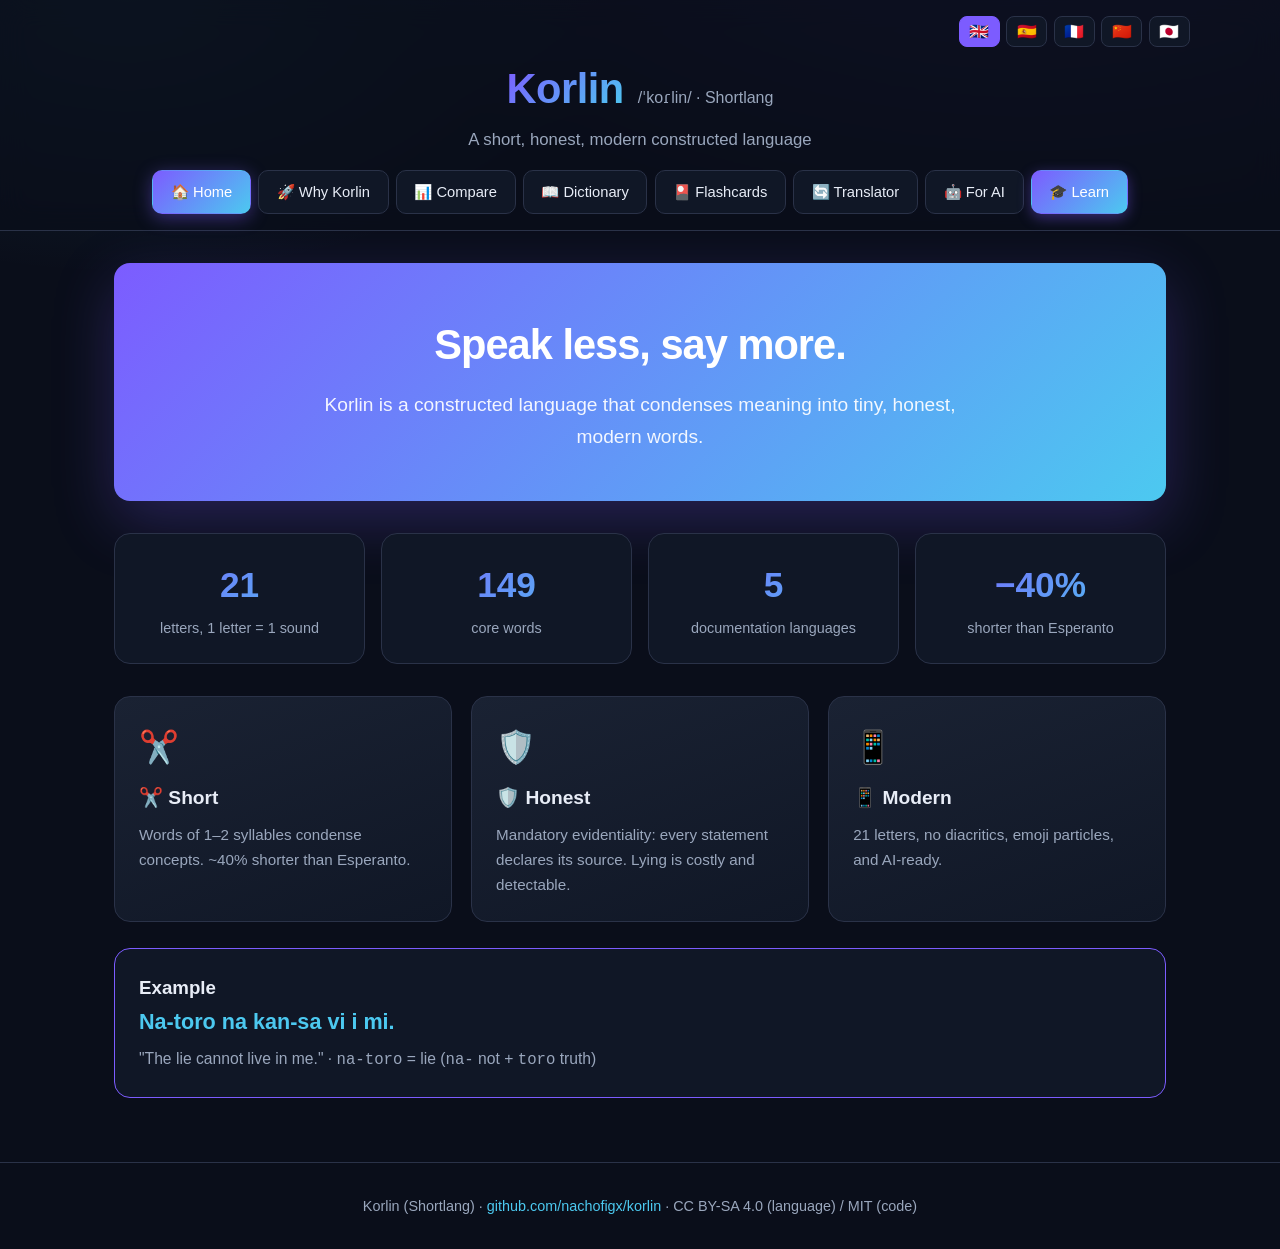
<file: index.html>
<!DOCTYPE html>
<html lang="en">
<head>
  <meta charset="UTF-8">
  <meta name="viewport" content="width=device-width, initial-scale=1.0">
  <title>Korlin (Shortlang) — Constructed Language</title>
  <link rel="stylesheet" href="style.css">
</head>
<body>
  <header>
    <div class="lang-selector">
      <button class="lang active" data-lang="en" title="English">🇬🇧</button>
      <button class="lang" data-lang="es" title="Español">🇪🇸</button>
      <button class="lang" data-lang="fr" title="Français">🇫🇷</button>
      <button class="lang" data-lang="zh" title="中文">🇨🇳</button>
      <button class="lang" data-lang="ja" title="日本語">🇯🇵</button>
    </div>
    <div class="brand">
      <h1>Korlin</h1>
      <span class="sub">/ˈkoɾlin/ · Shortlang</span>
    </div>
    <p class="tagline" data-i18n="tagline">A short, honest, modern constructed language</p>
    <nav>
      <button class="tab active" data-tab="inicio" data-i18n="tab_inicio">🏠 Home</button>
      <button class="tab" data-tab="why" data-i18n="tab_why">🚀 Why Korlin</button>
      <button class="tab" data-tab="compare" data-i18n="tab_compare">📊 Compare</button>
      <button class="tab" data-tab="diccionario" data-i18n="tab_diccionario">📖 Dictionary</button>
      <button class="tab" data-tab="flashcards" data-i18n="tab_flashcards">🎴 Flashcards</button>
      <button class="tab" data-tab="traductor" data-i18n="tab_traductor">🔄 Translator</button>
      <button class="tab" data-tab="ia" data-i18n="tab_ia">🤖 For AI</button>
      <a class="tab learn-btn" href="learn.html" data-i18n="tab_aprender">🎓 Learn</a>
    </nav>
  </header>

  <main>
    <!-- ============ HOME ============ -->
    <section id="inicio" class="panel active">
      <div class="hero">
        <h2 data-i18n="hero_titulo">Speak less, say more.</h2>
        <p data-i18n="hero_sub">Korlin is a constructed language that condenses meaning into tiny, honest, modern words.</p>
      </div>

      <div class="stats">
        <div class="stat"><div class="num">21</div><div class="lbl" data-i18n="stat_letras">letters, 1 letter = 1 sound</div></div>
        <div class="stat"><div class="num">149</div><div class="lbl" data-i18n="stat_palabras">core words</div></div>
        <div class="stat"><div class="num">5</div><div class="lbl" data-i18n="stat_idiomas">documentation languages</div></div>
        <div class="stat"><div class="num">−40%</div><div class="lbl" data-i18n="stat_corto">shorter than Esperanto</div></div>
      </div>

      <div class="cards">
        <div class="card">
          <div class="icon">✂️</div>
          <h3 data-i18n="card_corta_t">Short</h3>
          <p data-i18n="card_corta_d">Words of 1–2 syllables condense concepts. ~40% shorter than Esperanto.</p>
        </div>
        <div class="card">
          <div class="icon">🛡️</div>
          <h3 data-i18n="card_honesta_t">Honest</h3>
          <p data-i18n="card_honesta_d">Mandatory evidentiality: every statement declares its source. Lying is costly and detectable.</p>
        </div>
        <div class="card warm">
          <div class="icon">📱</div>
          <h3 data-i18n="card_moderna_t">Modern</h3>
          <p data-i18n="card_moderna_d">21 letters, no diacritics, emoji particles, and AI-ready.</p>
        </div>
      </div>

      <div class="example">
        <h3 data-i18n="ejemplo_titulo">Example</h3>
        <p class="korlin">Na-toro na kan-sa vi i mi.</p>
        <p class="gloss" data-i18n="ejemplo_gloss">"The lie cannot live in me." · <code>na-toro</code> = lie (<code>na-</code> not + <code>toro</code> truth)</p>
      </div>
    </section>

    <!-- ============ WHY ============ -->
    <section id="why" class="panel">
      <h2 data-i18n="why_titulo">Why Korlin? 🚀</h2>
      <p class="lead" data-i18n="why_desc">Built for a connected, digital, honest world.</p>

      <div class="cards">
        <div class="card warm">
          <div class="icon">🧑‍🎤</div>
          <h3 data-i18n="why_youth_t">Made for youth</h3>
          <p data-i18n="why_youth_d">Informal, playful, emoji-native. Attitude particles express feelings with two letters that map to emojis.</p>
        </div>
        <div class="card">
          <div class="icon">🤖</div>
          <h3 data-i18n="why_ia_t">AI-ready</h3>
          <p data-i18n="why_ia_d">Fewer tokens, deterministic parsing, mandatory evidentiality. Machines understand it efficiently.</p>
        </div>
        <div class="card">
          <div class="icon">🌍</div>
          <h3 data-i18n="why_adopt_t">Mass adoption</h3>
          <p data-i18n="why_adopt_d">Total regularity, no exceptions, easy for Asian and African speakers. Learnable in days, not years.</p>
        </div>
        <div class="card warm">
          <div class="icon">⚡</div>
          <h3 data-i18n="why_modern_t">Super modern</h3>
          <p data-i18n="why_modern_d">Digital-native: no diacritics, emoji-compatible, designed for chat, phones and AI agents.</p>
        </div>
      </div>

      <h3 data-i18n="emoji_titulo">Attitude particles → emoji</h3>
      <p data-i18n="emoji_desc">Two letters trigger the matching emoji on your phone keyboard.</p>
      <div class="emoji-wall">
        <div class="emoji-chip"><span class="em">❤️</span><span class="k">yo</span><span class="m" data-i18n="emo_yo">joy</span></div>
        <div class="emoji-chip"><span class="em">😮</span><span class="k">we</span><span class="m" data-i18n="emo_we">surprise</span></div>
        <div class="emoji-chip"><span class="em">🙃</span><span class="k">fi</span><span class="m" data-i18n="emo_fi">irony</span></div>
        <div class="emoji-chip"><span class="em">😂</span><span class="k">ri</span><span class="m" data-i18n="emo_ri">laugh</span></div>
        <div class="emoji-chip"><span class="em">😢</span><span class="k">hu</span><span class="m" data-i18n="emo_hu">sadness</span></div>
        <div class="emoji-chip"><span class="em">😤</span><span class="k">bu</span><span class="m" data-i18n="emo_bu">anger</span></div>
        <div class="emoji-chip"><span class="em">🥰</span><span class="k">la</span><span class="m" data-i18n="emo_la">love</span></div>
        <div class="emoji-chip"><span class="em">🤢</span><span class="k">pu</span><span class="m" data-i18n="emo_pu">disgust</span></div>
        <div class="emoji-chip"><span class="em">😨</span><span class="k">ni</span><span class="m" data-i18n="emo_ni">fear</span></div>
      </div>
    </section>

    <!-- ============ COMPARE ============ -->
    <section id="compare" class="panel">
      <h2 data-i18n="compare_titulo">Comparisons 📊</h2>
      <p class="lead" data-i18n="compare_desc">Korlin against its rivals and natural languages.</p>

      <h3 data-i18n="vs_esp_titulo">Korlin vs Esperanto</h3>
      <div class="table-wrap">
        <table>
          <tr><th data-i18n="th_feat">Feature</th><th>Korlin</th><th>Esperanto</th></tr>
          <tr><td data-i18n="f_diacrit">Diacritics</td><td class="yes">0 ✓</td><td class="no">6 ✗</td></tr>
          <tr><td data-i18n="f_acc">Accusative case (-n)</td><td class="yes">None ✓</td><td class="no">Yes ✗</td></tr>
          <tr><td data-i18n="f_evid">Evidentiality (anti-lie)</td><td class="yes">Yes ✓</td><td class="no">No ✗</td></tr>
          <tr><td data-i18n="f_emoji">Emoji particles</td><td class="yes">Yes ✓</td><td class="no">No ✗</td></tr>
          <tr><td data-i18n="f_ia">AI-ready</td><td class="yes">Yes ✓</td><td class="no">No ✗</td></tr>
          <tr><td data-i18n="f_len">Length (same text)</td><td class="yes">388 ch.</td><td class="no">660 ch.</td></tr>
        </table>
      </div>

      <h3 data-i18n="vs_dut_titulo">Korlin vs Dutton Speedwords</h3>
      <div class="table-wrap">
        <table>
          <tr><th data-i18n="th_feat">Feature</th><th>Korlin</th><th>Dutton</th></tr>
          <tr><td data-i18n="f_pron">Pronounceable</td><td class="yes">Yes ✓</td><td class="no">No ✗</td></tr>
          <tr><td data-i18n="f_reg">Fully regular</td><td class="yes">Yes ✓</td><td class="no">No ✗</td></tr>
          <tr><td data-i18n="f_tech">Technical vocabulary</td><td class="yes">Yes ✓</td><td class="no">No ✗</td></tr>
          <tr><td data-i18n="f_evid">Evidentiality</td><td class="yes">Yes ✓</td><td class="no">No ✗</td></tr>
          <tr><td data-i18n="f_len">Length (same text)</td><td class="yes">388 ch.</td><td class="no">338 ch.</td></tr>
        </table>
      </div>

      <h3 data-i18n="len_titulo">Length: one sentence in several languages</h3>
      <p class="lead" data-i18n="len_desc">"The lie cannot live in me" — characters per language.</p>
      <div class="bar-row"><div class="bar-label"><span>Korlin</span><span class="n">26</span></div><div class="bar"><div class="fill korlin" style="width:68%"></div></div></div>
      <div class="bar-row"><div class="bar-label"><span>Dutton (style)</span><span class="n">21</span></div><div class="bar"><div class="fill other" style="width:55%"></div></div></div>
      <div class="bar-row"><div class="bar-label"><span>English</span><span class="n">26</span></div><div class="bar"><div class="fill other" style="width:68%"></div></div></div>
      <div class="bar-row"><div class="bar-label"><span>Esperanto</span><span class="n">31</span></div><div class="bar"><div class="fill other" style="width:82%"></div></div></div>
      <div class="bar-row"><div class="bar-label"><span>Spanish</span><span class="n">32</span></div><div class="bar"><div class="fill other" style="width:84%"></div></div></div>
      <div class="bar-row"><div class="bar-label"><span>German</span><span class="n">33</span></div><div class="bar"><div class="fill other" style="width:87%"></div></div></div>
      <div class="bar-row"><div class="bar-label"><span>French</span><span class="n">37</span></div><div class="bar"><div class="fill other" style="width:97%"></div></div></div>
      <div class="bar-row"><div class="bar-label"><span>Japanese (romaji)</span><span class="n">37</span></div><div class="bar"><div class="fill other" style="width:97%"></div></div></div>
      <div class="bar-row"><div class="bar-label"><span>Chinese (pinyin)</span><span class="n">38</span></div><div class="bar"><div class="fill other" style="width:100%"></div></div></div>
      <p class="gloss" data-i18n="len_nota">On a longer text, Korlin saves ~44% characters vs Spanish, ~36% vs English, ~31% vs Japanese.</p>
    </section>

    <!-- ============ DICTIONARY ============ -->
    <section id="diccionario" class="panel">
      <h2 data-i18n="diccionario_titulo">Dictionary 📖</h2>
      <input type="text" id="busqueda" data-i18n-ph="busqueda_ph" placeholder="Search in Korlin, Spanish or English…">
      <p id="resultado-count"></p>
      <div id="resultados" class="resultados"></div>
    </section>

    <!-- ============ FLASHCARDS ============ -->
    <section id="flashcards" class="panel">
      <h2 data-i18n="flashcards_titulo">Flashcards 🎴</h2>
      <p data-i18n="flashcards_desc">Guess the meaning. Click the card to reveal.</p>
      <div id="flashcard" class="flashcard" onclick="revelar()">
        <p id="flash-palabra" class="korlin"></p>
        <p id="flash-significado" class="hidden"></p>
      </div>
      <div class="flash-buttons">
        <button data-i18n="flash_no" onclick="siguiente('no')">🙈 Didn't know it</button>
        <button data-i18n="flash_si" onclick="siguiente('si')">✅ Knew it</button>
      </div>
      <p id="flash-score"></p>
    </section>

    <!-- ============ TRANSLATOR ============ -->
    <section id="traductor" class="panel">
      <h2 data-i18n="traductor_titulo">Translator (word by word) 🔄</h2>
      <p data-i18n="traductor_desc">Translates Korlin → selected language, word by word (demo).</p>
      <textarea id="texto-origen" data-i18n-ph="traductor_ph" placeholder="Type in Korlin… e.g. mi go a le ho"></textarea>
      <div class="traductor-controles">
        <button onclick="traducir()" data-i18n="btn_traducir">Translate →</button>
      </div>
      <div id="traduccion" class="traduccion"></div>
    </section>

    <!-- ============ FOR AI ============ -->
    <section id="ia" class="panel">
      <h2 data-i18n="ia_titulo">For AI agents 🤖</h2>
      <p data-i18n="ia_desc">Any LLM can speak Korlin today — no training needed. Give it the spec, and it will translate correctly.</p>

      <div class="cards">
        <div class="card">
          <div class="icon">📋</div>
          <h3>korlin-spec.md</h3>
          <p data-i18n="ia_card1">Self-contained spec pack (~16 KB). Paste it into any system prompt.</p>
          <a class="btn-dl" href="https://raw.githubusercontent.com/nachofigx/korlin/main/korlin-spec.md" target="_blank" data-i18n="ia_ver">View / download</a>
        </div>
        <div class="card">
          <div class="icon">🧩</div>
          <h3>korlin.json</h3>
          <p data-i18n="ia_card2">Machine-readable lexicon, affixes and rules for tool calls.</p>
          <a class="btn-dl" href="https://raw.githubusercontent.com/nachofigx/korlin/main/korlin.json" target="_blank" data-i18n="ia_ver">View / download</a>
        </div>
        <div class="card warm">
          <div class="icon">⚙️</div>
          <h3>traductor-korlin.py</h3>
          <p data-i18n="ia_card3">Deterministic rule-based translator. The code produces Korlin, not the model.</p>
          <a class="btn-dl" href="https://github.com/nachofigx/korlin/blob/main/scripts/traductor-korlin.py" target="_blank" data-i18n="ia_ver">View / download</a>
        </div>
      </div>

      <h3 data-i18n="ia_pasos_t">Three steps</h3>
      <ol class="pasos">
        <li data-i18n="ia_paso1">Copy korlin-spec.md into your AI's system prompt.</li>
        <li data-i18n="ia_paso2">Ask it to translate or chat in Korlin.</li>
        <li data-i18n="ia_paso3">Check the three rules: SVO order, mandatory evidential, valid phonemes.</li>
      </ol>

      <p class="nota" data-i18n="ia_nota">Tip: give the model the translator as a tool and it will never invent a root word.</p>
    </section>
  </main>

  <footer>
    <p>Korlin (Shortlang) · <a href="https://github.com/nachofigx/korlin" target="_blank">github.com/nachofigx/korlin</a> · CC BY-SA 4.0 (language) / MIT (code)</p>
  </footer>

  <script src="lexico.js"></script>
  <script src="app.js"></script>
</body>
</html>
</file>
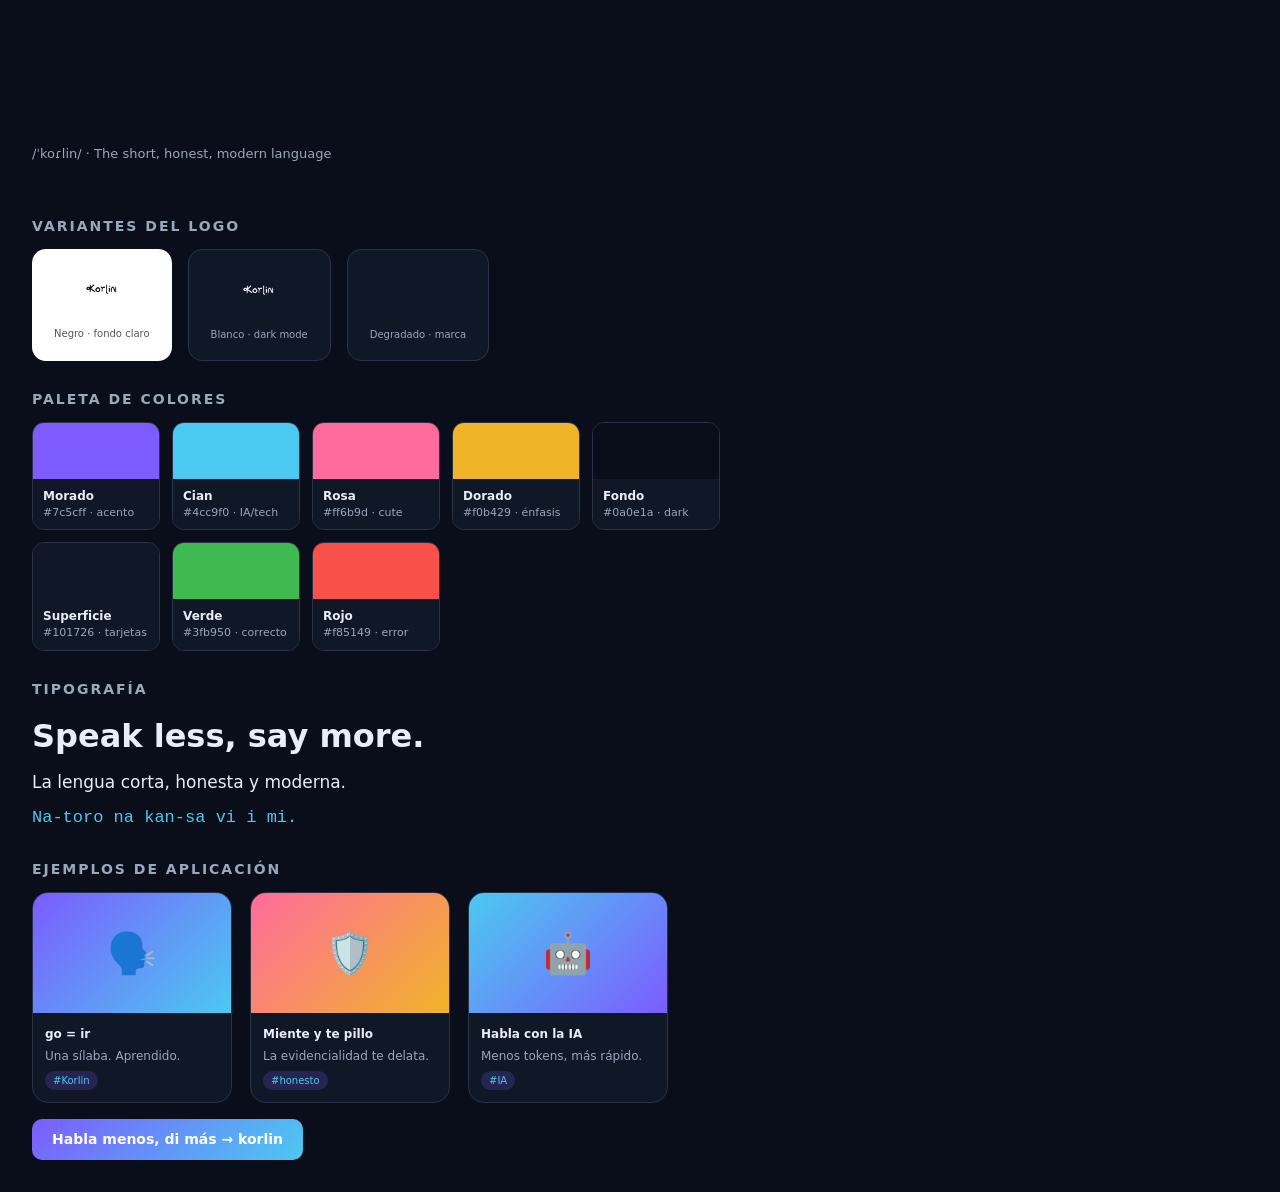
<file: assets/branding-preview.html>
<!DOCTYPE html>
<html lang="es">
<head>
<meta charset="UTF-8">
<meta name="viewport" content="width=device-width, initial-scale=1.0">
<title>Korlin — Branding</title>
<style>
  * { box-sizing: border-box; margin: 0; padding: 0; }
  body {
    font-family: system-ui, -apple-system, "Segoe UI", Roboto, sans-serif;
    background: #0a0e1a;
    color: #e8edf7;
    padding: 32px;
    line-height: 1.5;
  }
  h2 { font-size: 14px; text-transform: uppercase; letter-spacing: 2px; color: #9aa7bd; margin: 28px 0 12px; }
  .section { max-width: 760px; }

  .logo-hero {
    display: flex; flex-direction: column; align-items: flex-start; gap: 8px;
    padding: 24px 0;
  }
  .logo-hero img { height: 80px; }

  .variants { display: flex; gap: 16px; flex-wrap: wrap; margin-bottom: 8px; }
  .variant { border-radius: 14px; padding: 18px 22px; text-align: center; }
  .variant img { height: 44px; }
  .variant .cap { font-size: 10px; margin-top: 8px; }

  .swatches { display: flex; flex-wrap: wrap; gap: 12px; }
  .swatch { width: 128px; border-radius: 12px; overflow: hidden; border: 1px solid #2a3248; }
  .swatch .c { height: 56px; }
  .swatch .lbl { padding: 8px 10px; font-size: 11px; background: #101726; }
  .swatch .lbl b { display: block; font-size: 12px; }
  .swatch .lbl span { color: #9aa7bd; }

  .type-sample { display: flex; flex-direction: column; gap: 10px; }
  .type-sample .d { font-size: 32px; font-weight: 800; }
  .type-sample .b { font-size: 17px; }
  .type-sample .k { font-family: ui-monospace, "SF Mono", monospace; color: #4cc9f0; font-size: 17px; }

  .mock-grid { display: flex; gap: 18px; flex-wrap: wrap; }
  .mock { width: 200px; border-radius: 16px; background: #101726; border: 1px solid #2a3248; overflow: hidden; }
  .mock .img { height: 120px; display: flex; align-items: center; justify-content: center; font-size: 40px; }
  .mock .txt { padding: 12px; font-size: 12px; }
  .mock .txt b { display: block; margin-bottom: 4px; }
  .mock .txt span { color: #9aa7bd; }
  .mock .tag { display: inline-block; background: rgba(124,92,255,.2); color: #4cc9f0; border-radius: 999px; padding: 2px 8px; font-size: 10px; margin-top: 6px; }

  .cta { display: inline-block; margin-top: 16px; background: linear-gradient(135deg,#7c5cff,#4cc9f0); color: #fff; padding: 10px 20px; border-radius: 10px; font-weight: 700; font-size: 14px; }
</style>
</head>
<body>
  <div class="section">

    <div class="logo-hero">
      <img src="logo-korlin-gradient.png" alt="Logo Korlin">
      <div style="color:#9aa7bd; font-size:13px">/ˈkoɾlin/ · The short, honest, modern language</div>
    </div>

    <h2>Variantes del logo</h2>
    <div class="variants">
      <div class="variant" style="background:#ffffff">
        <img src="logo-korlin.png" alt="negro">
        <div class="cap" style="color:#555">Negro · fondo claro</div>
      </div>
      <div class="variant" style="background:#101726; border:1px solid #2a3248">
        <img src="logo-korlin-white.png" alt="blanco">
        <div class="cap" style="color:#9aa7bd">Blanco · dark mode</div>
      </div>
      <div class="variant" style="background:#101726; border:1px solid #2a3248">
        <img src="logo-korlin-gradient.png" alt="degradado">
        <div class="cap" style="color:#9aa7bd">Degradado · marca</div>
      </div>
    </div>

    <h2>Paleta de colores</h2>
    <div class="swatches">
      <div class="swatch"><div class="c" style="background:#7c5cff"></div><div class="lbl"><b>Morado</b><span>#7c5cff · acento</span></div></div>
      <div class="swatch"><div class="c" style="background:#4cc9f0"></div><div class="lbl"><b>Cian</b><span>#4cc9f0 · IA/tech</span></div></div>
      <div class="swatch"><div class="c" style="background:#ff6b9d"></div><div class="lbl"><b>Rosa</b><span>#ff6b9d · cute</span></div></div>
      <div class="swatch"><div class="c" style="background:#f0b429"></div><div class="lbl"><b>Dorado</b><span>#f0b429 · énfasis</span></div></div>
      <div class="swatch"><div class="c" style="background:#0a0e1a"></div><div class="lbl"><b>Fondo</b><span>#0a0e1a · dark</span></div></div>
      <div class="swatch"><div class="c" style="background:#101726"></div><div class="lbl"><b>Superficie</b><span>#101726 · tarjetas</span></div></div>
      <div class="swatch"><div class="c" style="background:#3fb950"></div><div class="lbl"><b>Verde</b><span>#3fb950 · correcto</span></div></div>
      <div class="swatch"><div class="c" style="background:#f85149"></div><div class="lbl"><b>Rojo</b><span>#f85149 · error</span></div></div>
    </div>

    <h2>Tipografía</h2>
    <div class="type-sample">
      <div class="d">Speak less, say more.</div>
      <div class="b">La lengua corta, honesta y moderna.</div>
      <div class="k">Na-toro na kan-sa vi i mi.</div>
    </div>

    <h2>Ejemplos de aplicación</h2>
    <div class="mock-grid">
      <div class="mock">
        <div class="img" style="background:linear-gradient(135deg,#7c5cff,#4cc9f0)">🗣️</div>
        <div class="txt"><b>go = ir</b><span>Una sílaba. Aprendido.</span><div class="tag">#Korlin</div></div>
      </div>
      <div class="mock">
        <div class="img" style="background:linear-gradient(135deg,#ff6b9d,#f0b429)">🛡️</div>
        <div class="txt"><b>Miente y te pillo</b><span>La evidencialidad te delata.</span><div class="tag">#honesto</div></div>
      </div>
      <div class="mock">
        <div class="img" style="background:linear-gradient(135deg,#4cc9f0,#7c5cff)">🤖</div>
        <div class="txt"><b>Habla con la IA</b><span>Menos tokens, más rápido.</span><div class="tag">#IA</div></div>
      </div>
    </div>

    <div class="cta">Habla menos, di más → korlin</div>

  </div>
</body>
</html>
</file>
<file: style.css>
:root {
  --bg: #0a0e1a;
  --bg2: #101726;
  --bg3: #1a2233;
  --border: #2a3248;
  --text: #e8edf7;
  --muted: #9aa7bd;
  --accent: #7c5cff;
  --accent2: #4cc9f0;
  --pink: #ff6b9d;
  --good: #3fb950;
  --bad: #f85149;
  --gold: #f0b429;
  --grad: linear-gradient(135deg, #7c5cff 0%, #4cc9f0 100%);
  --grad-warm: linear-gradient(135deg, #ff6b9d 0%, #f0b429 100%);
  --radius: 16px;
}

* { box-sizing: border-box; margin: 0; padding: 0; }

html { scroll-behavior: smooth; }

body {
  font-family: -apple-system, BlinkMacSystemFont, "Segoe UI", Roboto, Helvetica, Arial, sans-serif;
  background: var(--bg);
  background-image:
    radial-gradient(1200px 600px at 80% -10%, rgba(124, 92, 255, 0.18), transparent 60%),
    radial-gradient(900px 500px at 10% 0%, rgba(76, 201, 240, 0.12), transparent 55%);
  color: var(--text);
  min-height: 100vh;
  line-height: 1.65;
  -webkit-font-smoothing: antialiased;
}

/* ===== Header ===== */
header {
  position: sticky;
  top: 0;
  z-index: 50;
  background: rgba(10, 14, 26, 0.75);
  backdrop-filter: blur(14px);
  -webkit-backdrop-filter: blur(14px);
  border-bottom: 1px solid var(--border);
  padding: 1rem 1.5rem;
  text-align: center;
}

.lang-selector {
  display: flex;
  justify-content: flex-end;
  gap: 0.4rem;
  max-width: 1100px;
  margin: 0 auto 0.5rem;
}
.lang {
  background: var(--bg2);
  border: 1px solid var(--border);
  border-radius: 8px;
  padding: 0.3rem 0.6rem;
  cursor: pointer;
  font-size: 1rem;
  transition: 0.15s;
}
.lang:hover { border-color: var(--accent); transform: translateY(-1px); }
.lang.active { border-color: var(--accent); background: var(--accent); }

.brand h1 {
  font-size: 2.6rem;
  display: inline;
  background: var(--grad);
  -webkit-background-clip: text;
  background-clip: text;
  -webkit-text-fill-color: transparent;
  letter-spacing: -0.5px;
}
.sub { color: var(--muted); font-size: 1rem; margin-left: 0.6rem; }
.tagline { color: var(--muted); margin-top: 0.2rem; font-size: 1.05rem; }

nav {
  display: flex;
  justify-content: center;
  gap: 0.45rem;
  margin-top: 1rem;
  flex-wrap: wrap;
}
.tab {
  background: var(--bg2);
  border: 1px solid var(--border);
  color: var(--text);
  padding: 0.55rem 1.1rem;
  border-radius: 10px;
  cursor: pointer;
  font-size: 0.92rem;
  transition: 0.15s;
  white-space: nowrap;
}
.tab:hover { border-color: var(--accent); transform: translateY(-1px); }
.tab.active { background: var(--grad); border-color: transparent; color: #fff; box-shadow: 0 4px 18px rgba(124, 92, 255, 0.4); }
.tab.learn-btn {
  background: var(--grad); border-color: transparent; color: #fff;
  box-shadow: 0 4px 14px rgba(124, 92, 255, 0.4); text-decoration: none;
}
.tab.learn-btn:hover { box-shadow: 0 6px 20px rgba(124, 92, 255, 0.55); }

/* ===== Main ===== */
main { max-width: 1100px; margin: 2rem auto 4rem; padding: 0 1.5rem; }

.panel { display: none; }
.panel.active { display: block; animation: fade 0.3s; }
@keyframes fade { from { opacity: 0; transform: translateY(10px); } to { opacity: 1; } }

h2 { margin-bottom: 0.6rem; font-size: 1.9rem; letter-spacing: -0.3px; }
.lead { color: var(--muted); font-size: 1.08rem; margin-bottom: 1.8rem; }

/* ===== Hero ===== */
.hero {
  background: var(--grad);
  border-radius: var(--radius);
  padding: 3rem 2.5rem;
  text-align: center;
  margin-bottom: 2rem;
  box-shadow: 0 20px 60px rgba(124, 92, 255, 0.25);
}
.hero h2 {
  font-size: 2.6rem;
  color: #fff;
  margin-bottom: 0.6rem;
  letter-spacing: -1px;
}
.hero p { color: rgba(255,255,255,0.92); font-size: 1.2rem; max-width: 640px; margin: 0 auto; }

.stats {
  display: grid;
  grid-template-columns: repeat(auto-fit, minmax(150px, 1fr));
  gap: 1rem;
  margin: 2rem 0;
}
.stat {
  background: var(--bg2);
  border: 1px solid var(--border);
  border-radius: var(--radius);
  padding: 1.4rem 1rem;
  text-align: center;
}
.stat .num {
  font-size: 2.2rem;
  font-weight: 700;
  background: var(--grad);
  -webkit-background-clip: text;
  background-clip: text;
  -webkit-text-fill-color: transparent;
}
.stat .lbl { color: var(--muted); font-size: 0.9rem; margin-top: 0.2rem; }

/* ===== Cards ===== */
.cards {
  display: grid;
  grid-template-columns: repeat(auto-fit, minmax(230px, 1fr));
  gap: 1.2rem;
  margin: 1.6rem 0;
}
.card {
  background: linear-gradient(160deg, var(--bg3), var(--bg2));
  border: 1px solid var(--border);
  border-radius: var(--radius);
  padding: 1.5rem;
  transition: 0.2s;
  position: relative;
  overflow: hidden;
}
.card::before {
  content: "";
  position: absolute;
  top: 0; left: 0; right: 0;
  height: 3px;
  background: var(--grad);
  opacity: 0;
  transition: 0.2s;
}
.card:hover { transform: translateY(-4px); border-color: var(--accent); box-shadow: 0 12px 30px rgba(0,0,0,0.35); }
.card:hover::before { opacity: 1; }
.card .icon { font-size: 2rem; margin-bottom: 0.5rem; }
.card h3 { margin-bottom: 0.5rem; font-size: 1.2rem; }
.card p { color: var(--muted); font-size: 0.95rem; }

.card.warm::before { background: var(--grad-warm); }

/* ===== Badges ===== */
.badge {
  display: inline-block;
  background: rgba(124, 92, 255, 0.15);
  color: var(--accent2);
  border: 1px solid rgba(124, 92, 255, 0.35);
  border-radius: 999px;
  padding: 0.2rem 0.7rem;
  font-size: 0.8rem;
  margin: 0.2rem;
}

/* ===== Example ===== */
.example {
  background: var(--bg2);
  border: 1px solid var(--accent);
  border-radius: var(--radius);
  padding: 1.5rem;
  margin-top: 1.5rem;
}
.korlin { color: var(--accent2); font-weight: 600; font-size: 1.35rem; }
.gloss { color: var(--muted); margin-top: 0.4rem; font-size: 0.98rem; }

/* ===== Emoji wall ===== */
.emoji-wall { display: flex; flex-wrap: wrap; gap: 0.7rem; margin: 1.2rem 0; }
.emoji-chip {
  background: var(--bg2);
  border: 1px solid var(--border);
  border-radius: 12px;
  padding: 0.6rem 0.9rem;
  font-size: 1rem;
  display: flex;
  align-items: center;
  gap: 0.5rem;
}
.emoji-chip .em { font-size: 1.4rem; }
.emoji-chip .k { color: var(--accent2); font-weight: 600; }
.emoji-chip .m { color: var(--muted); font-size: 0.85rem; }

/* ===== Tables ===== */
.table-wrap { overflow-x: auto; margin: 1.2rem 0; }
table {
  width: 100%;
  border-collapse: collapse;
  background: var(--bg2);
  border-radius: var(--radius);
  overflow: hidden;
  font-size: 0.95rem;
}
th, td { padding: 0.8rem 1rem; text-align: left; border-bottom: 1px solid var(--border); }
th { background: var(--bg3); color: var(--muted); font-weight: 600; font-size: 0.85rem; text-transform: uppercase; letter-spacing: 0.5px; }
td.yes { color: var(--good); font-weight: 600; }
td.no { color: var(--bad); }
tr:last-child td { border-bottom: none; }

/* ===== Comparison bars ===== */
.bar-row { margin: 0.9rem 0; }
.bar-label {
  display: flex;
  justify-content: space-between;
  font-size: 0.92rem;
  margin-bottom: 0.3rem;
}
.bar-label .n { color: var(--muted); }
.bar {
  height: 22px;
  background: var(--bg3);
  border-radius: 8px;
  overflow: hidden;
}
.bar .fill {
  height: 100%;
  border-radius: 8px;
  background: var(--grad);
  transition: width 0.6s ease;
}
.bar .fill.korlin { background: var(--grad); box-shadow: 0 0 14px rgba(76,201,240,0.5); }
.bar .fill.other { background: linear-gradient(90deg, #33405c, #4a5a7a); }

/* ===== Inputs ===== */
input[type="text"], textarea {
  width: 100%;
  background: var(--bg2);
  border: 1px solid var(--border);
  color: var(--text);
  padding: 0.85rem;
  border-radius: 10px;
  font-size: 1rem;
  margin-bottom: 1rem;
  transition: 0.15s;
}
input[type="text"]:focus, textarea:focus { outline: none; border-color: var(--accent); box-shadow: 0 0 0 3px rgba(124,92,255,0.15); }
textarea { min-height: 80px; resize: vertical; }

/* ===== Dictionary ===== */
.resultados { display: flex; flex-direction: column; gap: 0.5rem; }
.item {
  background: var(--bg2);
  border: 1px solid var(--border);
  border-radius: 10px;
  padding: 0.8rem 1rem;
  display: flex;
  justify-content: space-between;
  align-items: center;
  gap: 1rem;
  transition: 0.15s;
}
.item:hover { border-color: var(--accent); }
.item .f { color: var(--accent2); font-weight: 600; font-size: 1.1rem; }
.item .t { color: var(--muted); text-align: right; }
.item .cat { color: var(--accent); font-size: 0.8rem; }
#resultado-count { color: var(--muted); font-size: 0.9rem; margin-bottom: 0.5rem; }

/* ===== Flashcards ===== */
.flashcard {
  background: linear-gradient(160deg, var(--bg3), var(--bg2));
  border: 2px solid var(--accent);
  border-radius: var(--radius);
  padding: 3rem 2rem;
  text-align: center;
  cursor: pointer;
  min-height: 170px;
  display: flex;
  flex-direction: column;
  justify-content: center;
  gap: 0.8rem;
  transition: 0.2s;
}
.flashcard:hover { border-color: var(--accent2); box-shadow: 0 12px 30px rgba(124,92,255,0.2); }
.hidden { display: none; }
.flash-buttons { display: flex; gap: 0.8rem; margin-top: 1rem; justify-content: center; flex-wrap: wrap; }
.flash-buttons button {
  background: var(--bg2);
  border: 1px solid var(--border);
  color: var(--text);
  padding: 0.7rem 1.4rem;
  border-radius: 10px;
  cursor: pointer;
  font-size: 1rem;
  transition: 0.15s;
}
.flash-buttons button:hover { border-color: var(--accent); }
#flash-score { text-align: center; color: var(--muted); margin-top: 0.8rem; }

/* ===== Translator ===== */
.traductor-controles { display: flex; gap: 0.8rem; margin-bottom: 1rem; }
.traductor-controles button {
  background: var(--grad);
  border: none;
  color: #fff;
  padding: 0.7rem 1.5rem;
  border-radius: 10px;
  cursor: pointer;
  font-size: 1rem;
  transition: 0.15s;
}
.traductor-controles button:hover { box-shadow: 0 6px 20px rgba(124,92,255,0.4); }
.traduccion { background: var(--bg2); border: 1px solid var(--border); border-radius: 10px; padding: 1rem; min-height: 50px; }

/* ===== Para IA ===== */
.btn-dl {
  display: inline-block; margin-top: .6rem; padding: .45rem .9rem;
  border: 1.5px solid var(--accent2); border-radius: 10px;
  color: var(--accent2); text-decoration: none; font-size: .85rem; font-weight: 600;
  transition: .15s;
}
.btn-dl:hover { background: var(--accent2); color: #0a0e1a; }
.pasos { margin: 1rem 0 1rem 1.2rem; line-height: 2; }
.pasos li { color: var(--fg); }
.nota {
  background: rgba(76,201,240,.08); border-left: 3px solid var(--accent2);
  border-radius: 8px; padding: .9rem 1rem; color: var(--muted); font-size: .9rem;
}

/* ===== Footer ===== */
footer {
  text-align: center;
  padding: 2rem;
  color: var(--muted);
  font-size: 0.9rem;
  border-top: 1px solid var(--border);
}
footer a { color: var(--accent2); text-decoration: none; }
footer a:hover { text-decoration: underline; }

@media (max-width: 600px) {
  .hero { padding: 2rem 1.2rem; }
  .hero h2 { font-size: 2rem; }
  .brand h1 { font-size: 2.1rem; }
}
</file>
